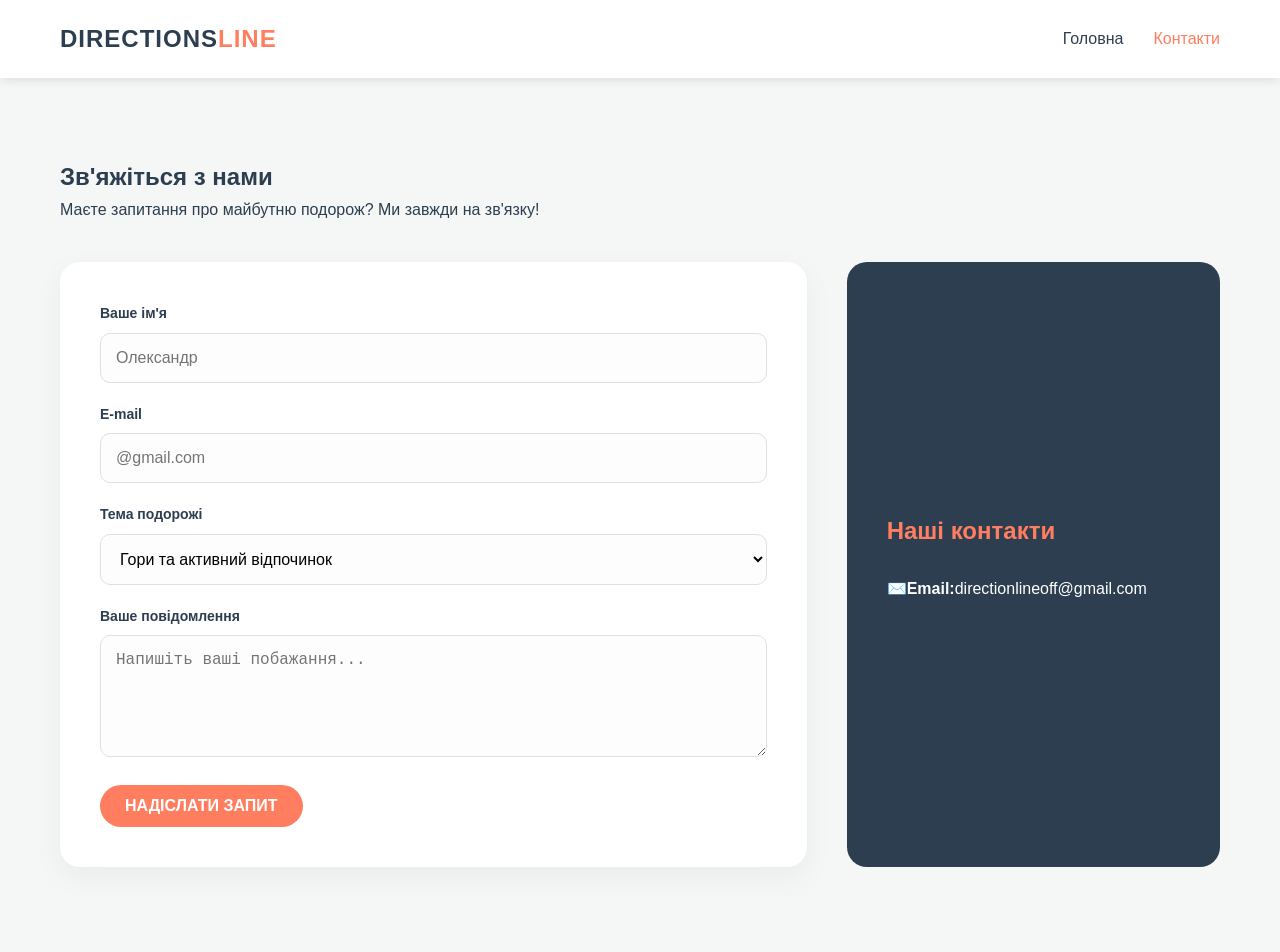
<file: contact.html>
<!DOCTYPE html>
<html lang="uk">
<head>
    <meta charset="UTF-8">
    <meta name="viewport" content="width=device-width, initial-scale=1.0">
    <title>Контакти | DirectionsLine</title>
    <link rel="stylesheet" href="style.css">
</head>
<body>

    <header>
        <nav>
            <div class="logo">Directions<span>Line</span></div>
            <ul>
                <li><a href="index.html">Головна</a></li>
                <li><a href="contact.html" class="active">Контакти</a></li>
            </ul>
        </nav>
    </header>

    <section class="contact-section">
        <div class="container">
            <h1>Зв'яжіться з нами</h1>
            <p>Маєте запитання про майбутню подорож? Ми завжди на зв'язку!</p>

            <div class="contact-wrapper">
                <form action="#" class="contact-form">
                    <div class="input-group">
                        <label for="name">Ваше ім'я</label>
                        <input type="text" id="name" placeholder="Олександр" required>
                    </div>

                    <div class="input-group">
                        <label for="email">E-mail</label>
                        <input type="email" id="email" placeholder="@gmail.com" required>
                    </div>

                    <div class="input-group">
                        <label for="subject">Тема подорожі</label>
                        <select id="subject">
                            <option value="mountains">Гори та активний відпочинок</option>
                            <option value="sea">Морські круїзи</option>
                            <option value="city">Сіті-тури</option>
                        </select>
                    </div>

                    <div class="input-group">
                        <label for="message">Ваше повідомлення</label>
                        <textarea id="message" rows="5" placeholder="Напишіть ваші побажання..."></textarea>
                    </div>

                    <button type="submit" class="cta-btn">Надіслати запит</button>
                </form>

                <div class="contact-info">
                    <h3>Наші контакти</h3>
                    <p>✉️ <strong>Email:</strong> directionlineoff@gmail.com</p>
                    <div class="socials">
                    </div>
                </div>
            </div>
        </div>
    </section>

</body>
</html>
</file>
<file: style.css>
/* --- 1. Основні налаштування та змінні --- */
:root {
    --primary-color: #ff7e5f; /* Кораловий для кнопок та акцентів */
    --secondary-color: #2c3e50; /* Темно-синій для тексту та меню */
    --accent-color: #00b4d8; /* Блакитний для посилань */
    --bg-light: #f4f7f6;
    --white: #ffffff;
    --transition: all 0.3s ease;
}

* {
    margin: 0;
    padding: 0;
    box-sizing: border-box;
}

body {
    font-family: 'Segoe UI', Tahoma, Geneva, Verdana, sans-serif;
    line-height: 1.6;
    color: var(--secondary-color);
    background-color: var(--bg-light);
}

.container {
    max-width: 1200px;
    margin: 0 auto;
    padding: 0 20px;
}

/* --- 2. Навігація (Header) --- */
header {
    background: var(--white);
    padding: 20px 0;
    box-shadow: 0 2px 10px rgba(0,0,0,0.1);
    position: sticky;
    top: 0;
    z-index: 1000;
}

nav {
    display: flex;
    justify-content: space-between;
    align-items: center;
    max-width: 1200px;
    margin: 0 auto;
    padding: 0 20px;
}

.logo {
    font-size: 24px;
    font-weight: bold;
    text-transform: uppercase;
    letter-spacing: 1px;
}

.logo span {
    color: var(--primary-color);
}

nav ul {
    display: flex;
    list-style: none;
}

nav ul li {
    margin-left: 30px;
}

nav ul li a {
    text-decoration: none;
    color: var(--secondary-color);
    font-weight: 500;
    transition: var(--transition);
}

nav ul li a:hover, nav ul li a.active {
    color: var(--primary-color);
}

/* --- 3. Геро-секція (Головний екран) --- */
.hero {
    background: linear-gradient(rgba(0,0,0,0.5), rgba(0,0,0,0.5)),
                url('https://images.unsplash.com/photo-1469474968028-56623f02e42e?auto=format&fit=crop&w=1350&q=80');
    background-size: cover;
    background-position: center;
    height: 60vh;
    display: flex;
    flex-direction: column;
    justify-content: center;
    align-items: center;
    color: var(--white);
    text-align: center;
    padding: 0 20px;
}

.hero h1 {
    font-size: 3rem;
    margin-bottom: 20px;
    text-shadow: 2px 2px 4px rgba(0,0,0,0.3);
}

/* --- 4. Кнопки --- */
.cta-btn {
    background-color: var(--primary-color);
    color: var(--white);
    padding: 12px 25px;
    border: none;
    border-radius: 50px;
    cursor: pointer;
    font-size: 16px;
    font-weight: bold;
    transition: var(--transition);
    text-transform: uppercase;
}

.cta-btn:hover {
    background-color: #e66a4e;
    transform: translateY(-2px);
    box-shadow: 0 5px 15px rgba(255, 126, 95, 0.4);
}

/* --- 5. Секція контактів та Форма --- */
.contact-section {
    padding: 80px 0;
}

.contact-wrapper {
    display: grid;
    grid-template-columns: 2fr 1fr;
    gap: 40px;
    margin-top: 40px;
}

.contact-form {
    background: var(--white);
    padding: 40px;
    border-radius: 20px;
    box-shadow: 0 10px 30px rgba(0,0,0,0.05);
}

.input-group {
    margin-bottom: 20px;
}

.input-group label {
    display: block;
    margin-bottom: 8px;
    font-weight: 600;
    font-size: 14px;
}

.input-group input,
.input-group select,
.input-group textarea {
    width: 100%;
    padding: 15px;
    border: 1px solid #e0e0e0;
    border-radius: 10px;
    font-size: 16px;
    transition: var(--transition);
    background-color: #fdfdfd;
}

.input-group input:focus,
.input-group textarea:focus {
    border-color: var(--accent-color);
    outline: none;
    background-color: var(--white);
    box-shadow: 0 0 8px rgba(0, 180, 216, 0.2);
}

.contact-info {
    background: var(--secondary-color);
    color: var(--white);
    padding: 40px;
    border-radius: 20px;
    display: flex;
    flex-direction: column;
    justify-content: center;
}

.contact-info h3 {
    margin-bottom: 25px;
    font-size: 24px;
    color: var(--primary-color);
}

.contact-info p {
    margin-bottom: 15px;
    display: flex;
    align-items: center;
    font-size: 16px;
}

/* --- 6. Адаптивність (Mobile First) --- */
@media (max-width: 768px) {
    .contact-wrapper {
        grid-template-columns: 1fr;
    }

    nav ul {
        display: none; /* Тут зазвичай додають "бургер-меню" */
    }

    .hero h1 {
        font-size: 2rem;
    }
}

/* --- 7. Футер --- */
footer {
    text-align: center;
    padding: 40px 0;
    background: var(--secondary-color);
    color: var(--white);
    margin-top: 60px;
}
</file>
